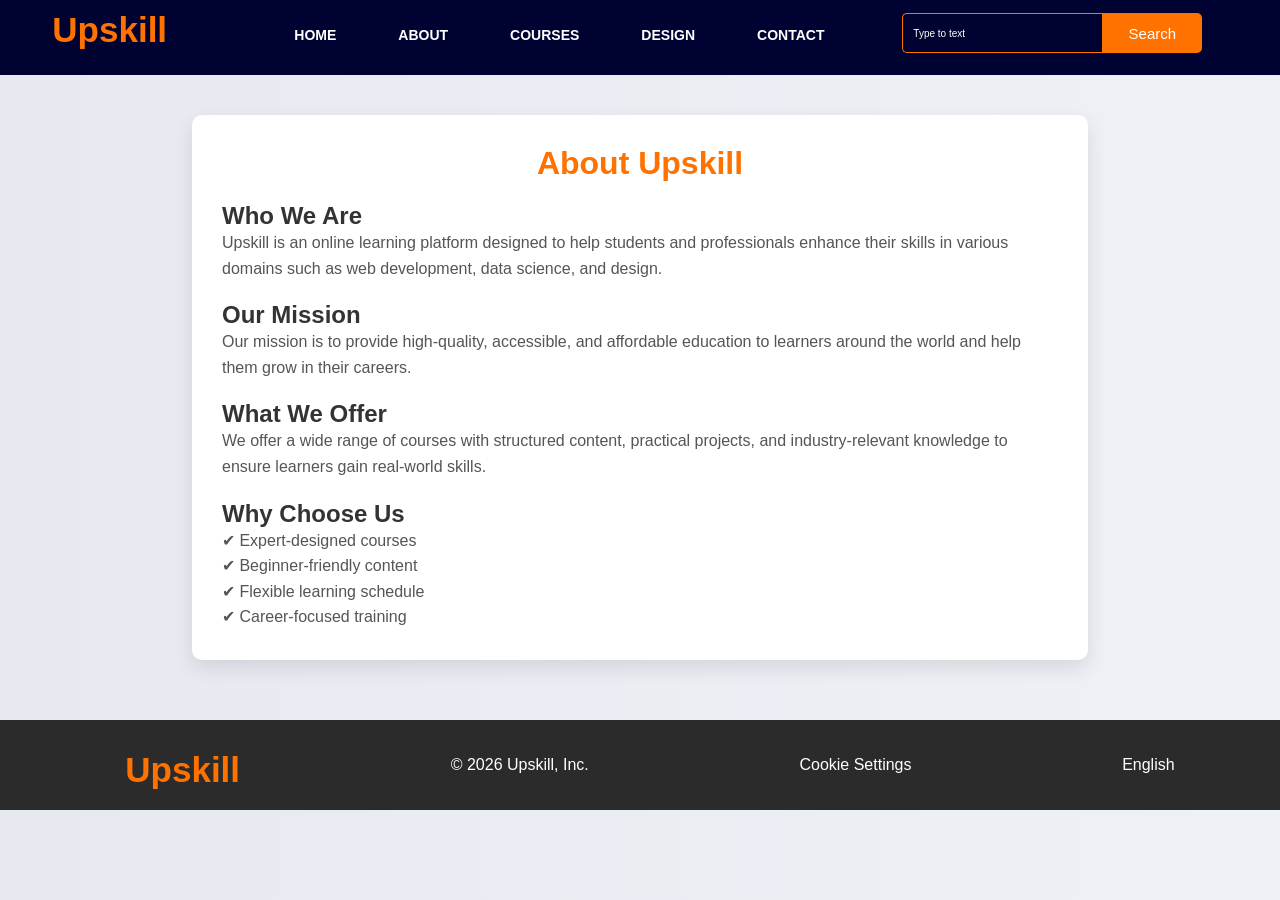
<file: pages/about.html>
<!DOCTYPE html>
<html lang="en">
<head>
    <meta charset="UTF-8">
    <meta name="viewport" content="width=device-width, initial-scale=1.0">
    <title>About Us</title>
    <link rel="stylesheet" href="../styles/style.css">
    <link rel="stylesheet" href="../styles/courses.css">
    <link rel="stylesheet" href="../styles/about.css">
</head>
<body>
    <!-- NAVBAR -->
    <div class="navbar"> 
        <div class="icon"> 
            <h2 class="logo">Upskill</h2> 
        </div> 
        <div class="menu"> 
            <ul> 
                <li><a href="../index.html">HOME</a></li> 
                <li><a href="about.html">ABOUT</a></li> 
                <li><a href="courses.html">COURSES</a></li> 
                <li><a href="design.html">DESIGN</a></li> 
                <li><a href="contact.html">CONTACT</a></li> 
            </ul>
        </div> 
        <div class="search"> 
            <input class="srch" type="search" name="" placeholder="Type to text"> 
            <a href="#"><button class="btn">Search</button></a> 
        </div> 
    </div> 

    <!-- ABOUT -->
    <div class="about-container">
        <h1>About Upskill</h1>

        <h2>Who We Are</h2>
        <p>
            Upskill is an online learning platform designed to help students and professionals 
            enhance their skills in various domains such as web development, data science, and design.
        </p>

        <h2>Our Mission</h2>
        <p>
            Our mission is to provide high-quality, accessible, and affordable education 
            to learners around the world and help them grow in their careers.
        </p>

        <h2>What We Offer</h2>
        <p>
            We offer a wide range of courses with structured content, practical projects, 
            and industry-relevant knowledge to ensure learners gain real-world skills.
        </p>

        <h2>Why Choose Us</h2>
        <p>
            ✔ Expert-designed courses <br>
            ✔ Beginner-friendly content <br>
            ✔ Flexible learning schedule <br>
            ✔ Career-focused training
        </p>

    </div>

    <!-- FOOTER -->
    <footer>
        <h2 class="logo">Upskill</h2> 
        <p>© 2026 Upskill, Inc.</p>
        <p class="cookie">Cookie Settings</p>
        <p class="lang">English</p>
    </footer>
</body>
</html>
</file>
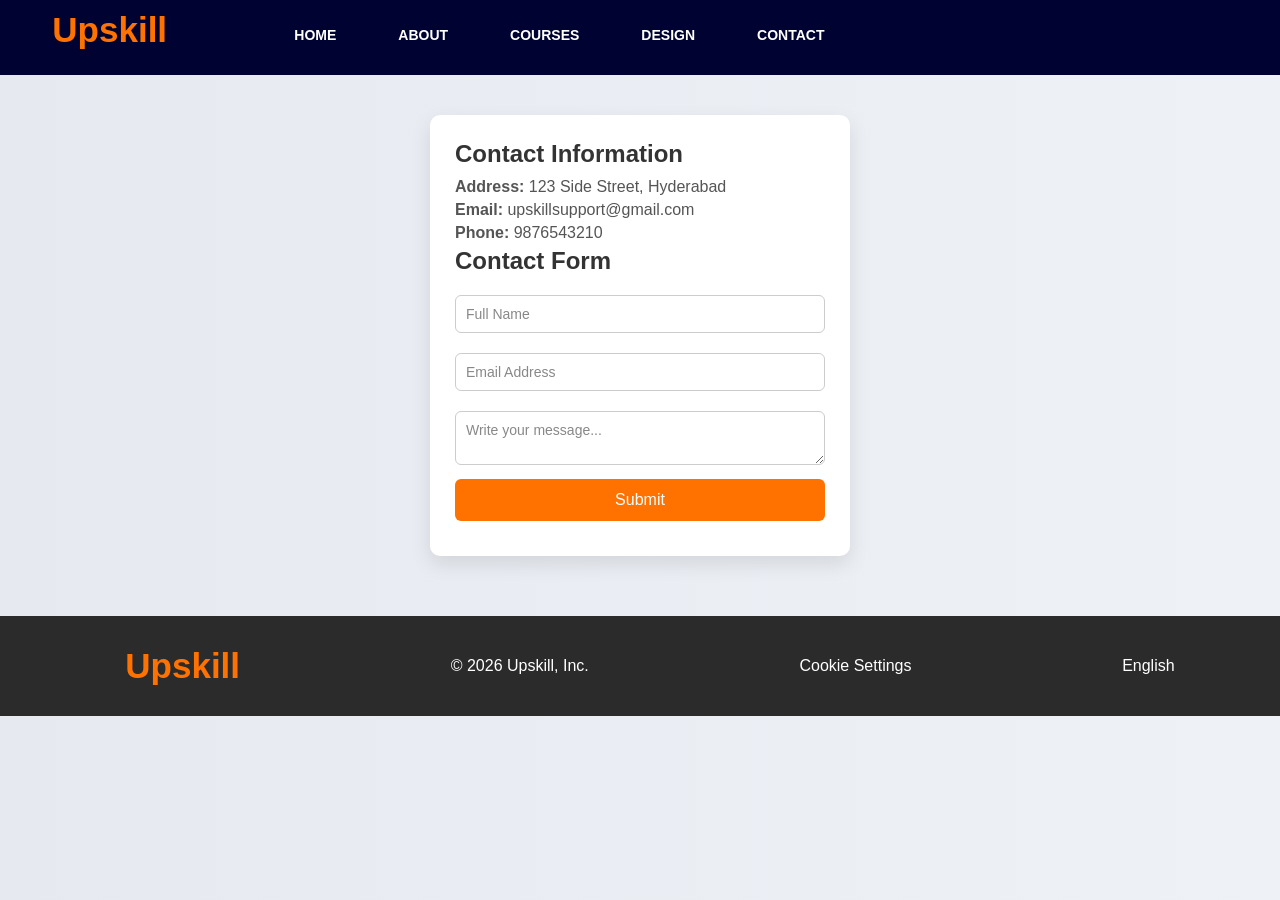
<file: pages/contact.html>
<!DOCTYPE html>
<html>
<head>
    <meta charset="UTF-8"> 
    <meta name="viewport" content="width=device-width, initial-scale=1.0"> 
    <title>Contact Us</title>
    <link rel="stylesheet" href="../styles/style.css">
    <link rel="stylesheet" href="../styles/courses.css">
    <link rel="stylesheet" href="../styles/contact.css">

</head>
<body>
    <div class="navbar"> 
        <div class="icon"> 
            <h2 class="logo">Upskill</h2> 
        </div> 
        <div class="menu"> 
            <ul> 
                <li><a href="../index.html">HOME</a></li> 
                <li><a href="about.html">ABOUT</a></li> 
                <li><a href="courses.html">COURSES</a></li> 
                <li><a href="design.html">DESIGN</a></li> 
                <li><a href="contact.html">CONTACT</a></li> 
            </ul>
        </div> 
    </div> 
    <div class="container">
        <h2>Contact Information</h2>
        <p><b>Address:</b> 123 Side Street, Hyderabad</p>
        <p><b>Email:</b> upskillsupport@gmail.com</p>
        <p><b>Phone:</b> 9876543210</p>

        <h2>Contact Form</h2>

        <input type="text" id="name" placeholder="Full Name">
        <input type="text" id="email" placeholder="Email Address">
        <textarea id="message" placeholder="Write your message..."></textarea>

        <button onclick="submitForm()">Submit</button>
        <p id="error" class="error"></p>
    </div>

    <!-- FOOTER -->
    <footer>
        <h2 class="logo">Upskill</h2> 
        <p>© 2026 Upskill, Inc.</p>
        <p class="cookie">Cookie Settings</p>
        <p class="lang">English</p>
    </footer>

    <script src="../scripts/contact.js"></script>
    </body>
</html>
</file>
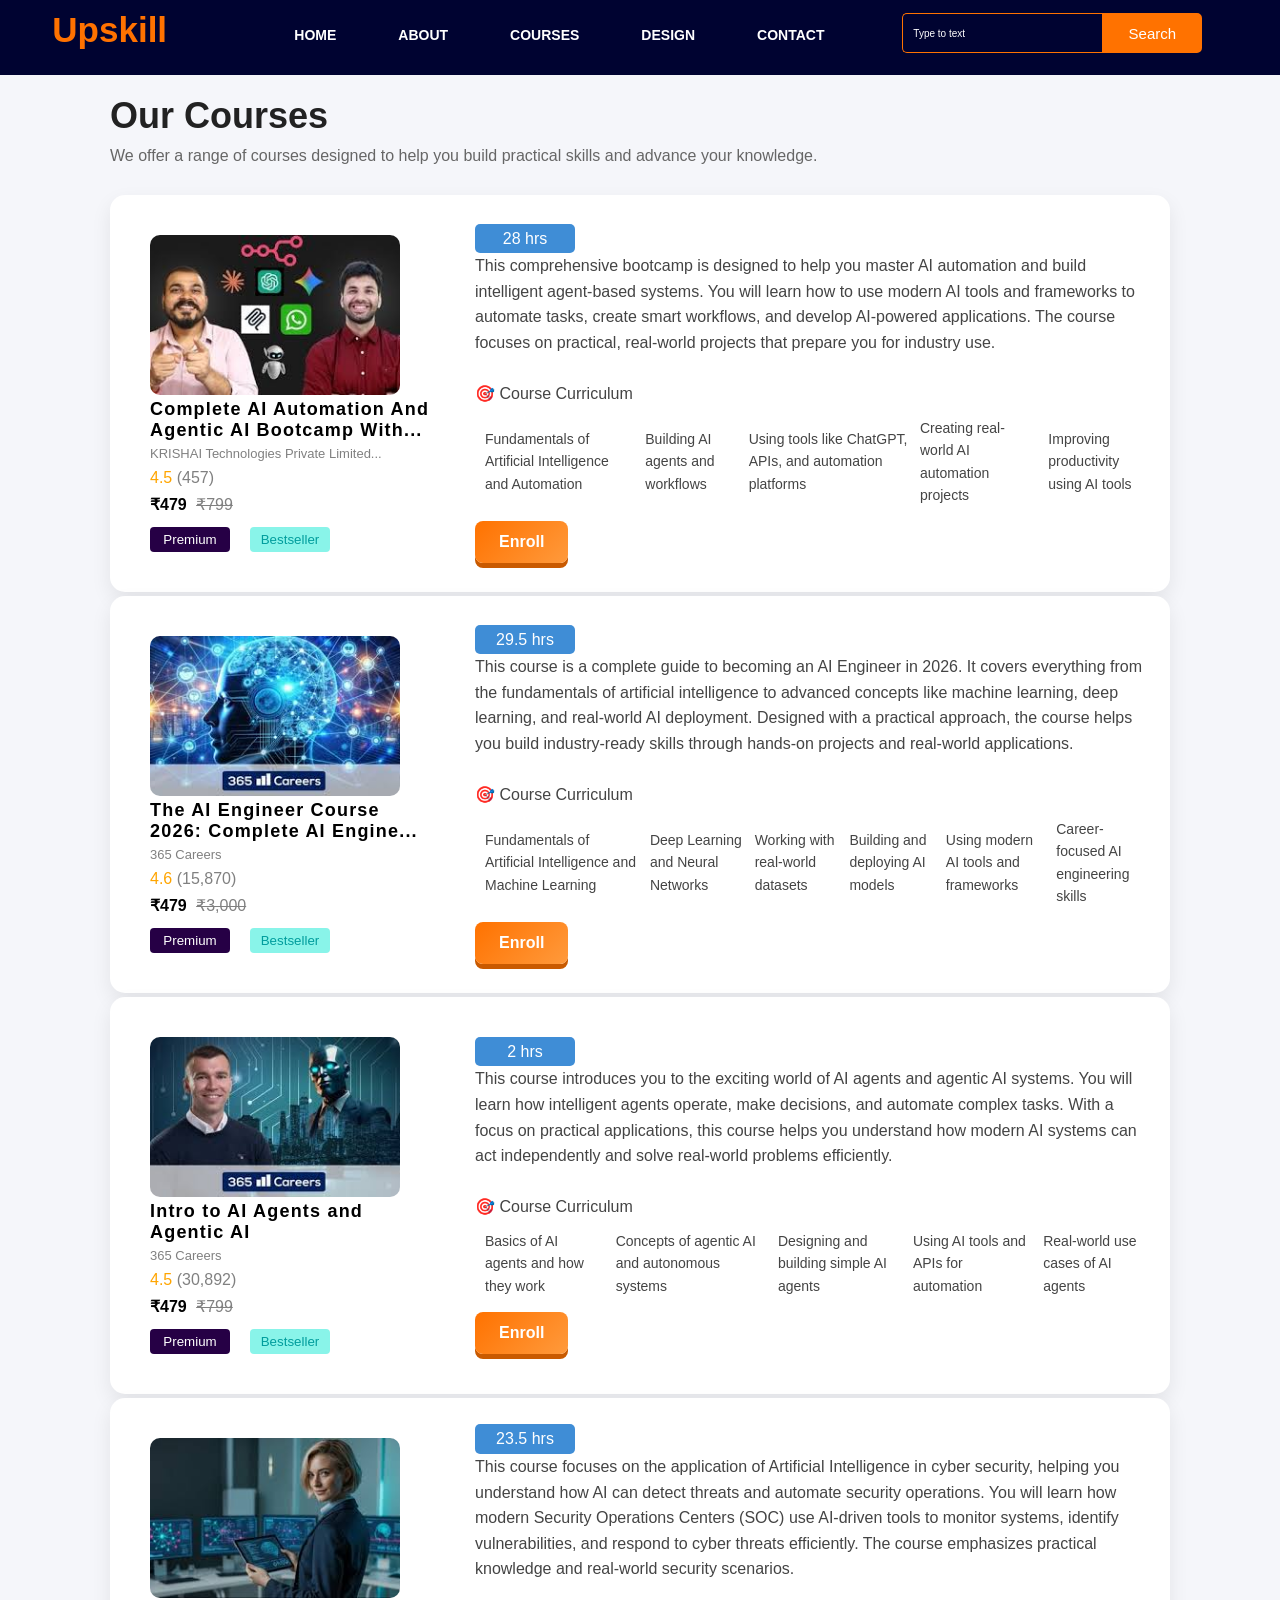
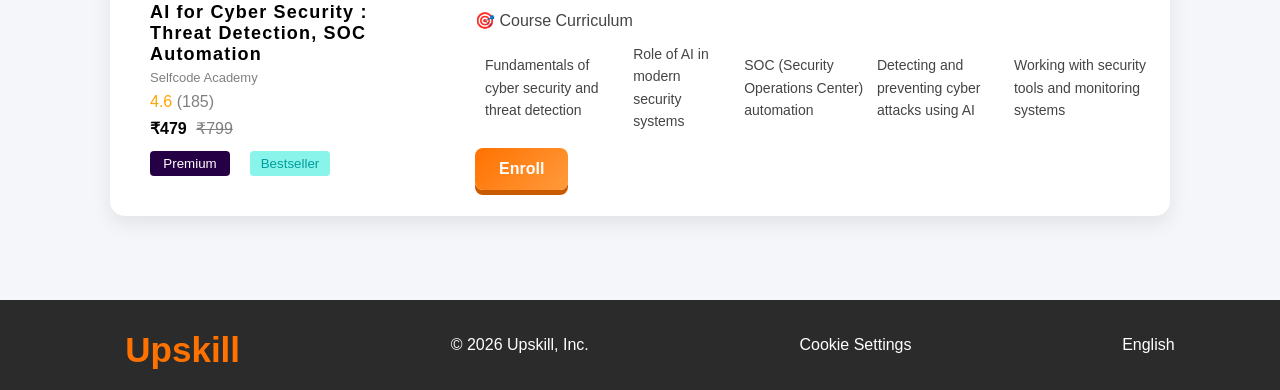
<file: pages/courses.html>
<!DOCTYPE html>
<html lang="en">
<head>
    <meta charset="UTF-8">
    <meta name="viewport" content="width=device-width, initial-scale=1.0">
    <title>Courses</title>
    <link rel="stylesheet" href="../styles/style.css">
    <link rel="stylesheet" href="../styles/courses.css">
</head>
<body>
    <div class="navbar"> 
            <div class="icon"> 
                <h2 class="logo">Upskill</h2> 
            </div> 
            <div class="menu"> 
                <ul> 
                    <li><a href="../index.html">HOME</a></li> 
                    <li><a href="about.html">ABOUT</a></li> 
                    <li><a href="courses.html">COURSES</a></li> 
                    <li><a href="design.html">DESIGN</a></li> 
                    <li><a href="contact.html">CONTACT</a></li> 
                </ul>
            </div> 
            <div class="search"> 
                <input class="srch" type="search" name="" placeholder="Type to text"> 
                <a href="#"><button class="btn">Search</button></a> 
            </div> 
    </div> 
    <div class="course">
        <h2>Our Courses</h2>
        <p class="intro-text">
            We offer a range of courses designed to help you build practical skills and advance your knowledge.
        </p>
        <div class="course-container">
            <div class="course-card" id="course1">
                <div class="course">
                    <div class="img"><img src="../images/s1.jpg" alt=""></div>
                    <div class="course-content">
                        <p class="course-title">Complete AI Automation And <br> Agentic AI Bootcamp With...</p>
                        <p class="source">KRISHAI Technologies Private Limited...</p>
                        <div class="rating">
                            4.5
                            <i class="fa-solid fa-star"></i>         
                            <i class="fa-solid fa-star"></i>      
                            <i class="fa-solid fa-star"></i>
                            <i class="fa-solid fa-star"></i>    
                            <i class="fa-solid fa-star-half-stroke"></i>
                            <span class="raters">(457)</span>
                        </div>
                        <p class="price">₹479 <span class="old-price"><s>₹799</s></span></p>
                        <div class="extra-info">
                            <button class="premium">Premium</button>
                            <button class="bestseller">Bestseller</button>
                        </div>
                    </div>
                </div>
                <div class="info">
                    <div class="duration">28 hrs</div>
                    <p>This comprehensive bootcamp is designed to help you master AI automation and build intelligent agent-based systems. You will learn how to use modern AI tools and frameworks to automate tasks, create smart workflows, and develop AI-powered applications. The course focuses on practical, real-world projects that prepare you for industry use.</p>
                    <br>
                    <p>🎯 Course Curriculum</p>
                    <ul>
                        <li>Fundamentals of Artificial Intelligence and Automation</li>
                        <li>Building AI agents and workflows</li>
                        <li>Using tools like ChatGPT, APIs, and automation platforms</li>
                        <li>Creating real-world AI automation projects</li>
                        <li>Improving productivity using AI tools</li>
                    </ul>
                    <button onclick="enroll_submit()" class="register">Enroll</button>
                    
                </div>
            </div>
            <div class="course-card" id="course2">
                <div class="course">
                    <div class="img"><img src="../images/s2.jpg" alt=""></div>
                    <div class="course-content">
                        <p class="course-title">The AI Engineer Course <br> 2026: Complete AI Engine...</p>
                        <p class="source">365 Careers</p>
                        <p class="rating">
                            4.6
                            <i class="fa-solid fa-star"></i>         
                            <i class="fa-solid fa-star"></i>      
                            <i class="fa-solid fa-star"></i>
                            <i class="fa-solid fa-star"></i>    
                            <i class="fa-solid fa-star-half-stroke"></i>
                            <span class="raters">(15,870)</span>
                        </p>
                        <p class="price">₹479 <span class="old-price"><s>₹3,000</s></span></p>
                        <div class="extra-info">
                            <button class="premium">Premium</button>
                            <button class="bestseller">Bestseller</button>
                        </div>
                    </div>
                </div>
                <div class="info">
                    <div class="duration">29.5 hrs</div>
                    <p>This course is a complete guide to becoming an AI Engineer in 2026. It covers everything from the fundamentals of artificial intelligence to advanced concepts like machine learning, deep learning, and real-world AI deployment. Designed with a practical approach, the course helps you build industry-ready skills through hands-on projects and real-world applications.</p>
                    <br>
                    <p>🎯 Course Curriculum</p>
                    <ul>
                        <li>Fundamentals of Artificial Intelligence and Machine Learning</li>
                        <li>Deep Learning and Neural Networks</li>
                        <li>Working with real-world datasets</li>
                        <li>Building and deploying AI models</li>
                        <li>Using modern AI tools and frameworks</li>
                        <li>Career-focused AI engineering skills</li>
                    </ul>
                    <button onclick="enroll_submit()" class="register">Enroll</button>
                </div>
            </div>
            <div class="course-card" id="course3">
                <div class="course">
                    <div class="img"><img src="../images/s3.jpg" alt=""></div>
                    <div class="course-content">
                        <p class="course-title">Intro to AI Agents and <br>Agentic AI</p>
                        <p class="source">365 Careers</p>
                        <p class="rating">
                            4.5
                            <i class="fa-solid fa-star"></i>         
                            <i class="fa-solid fa-star"></i>      
                            <i class="fa-solid fa-star"></i>
                            <i class="fa-solid fa-star"></i>    
                            <i class="fa-solid fa-star-half-stroke"></i>
                            <span class="raters">(30,892)</span>
                        </p>
                        <p class="price">₹479 <span class="old-price"><s>₹799</s></span></p>
                        <div class="extra-info">
                            <button class="premium">Premium</button>
                            <button class="bestseller">Bestseller</button>
                        </div>
                    </div>
                </div>
                <div class="info">
                    <div class="duration">2 hrs</div>
                    <p>This course introduces you to the exciting world of AI agents and agentic AI systems. You will learn how intelligent agents operate, make decisions, and automate complex tasks. With a focus on practical applications, this course helps you understand how modern AI systems can act independently and solve real-world problems efficiently.</p>
                    <br>
                    <p>🎯 Course Curriculum</p>
                    <ul>
                        <li>Basics of AI agents and how they work</li>
                        <li>Concepts of agentic AI and autonomous systems</li>
                        <li>Designing and building simple AI agents</li>
                        <li>Using AI tools and APIs for automation</li>
                        <li>Real-world use cases of AI agents</li>
                    </ul>
                    <button onclick="enroll_submit()" class="register">Enroll</button>
                </div>
            </div>
            <div class="course-card" id="course4">
                <div class="course">
                    <div class="img"><img src="../images/s4.jpg" alt=""></div>
                    <div class="course-content">
                        <p class="course-title">AI for Cyber Security : Threat Detection, SOC Automation</p>
                        <p class="source">Selfcode Academy</p>
                        <p class="rating">
                            4.6
                            <i class="fa-solid fa-star"></i>         
                            <i class="fa-solid fa-star"></i>      
                            <i class="fa-solid fa-star"></i>
                            <i class="fa-solid fa-star"></i>    
                            <i class="fa-solid fa-star-half-stroke"></i>
                            <span class="raters">(185)</span>
                        </p>
                        <p class="price">₹479 <span class="old-price"><s>₹799</s></span></p>
                        <div class="extra-info">
                            <button class="premium">Premium</button>
                            <button class="bestseller">Bestseller</button>
                        </div>
                    </div>
                </div>
                <div class="info">
                    <div class="duration">23.5 hrs</div>
                    <p>This course focuses on the application of Artificial Intelligence in cyber security, helping you understand how AI can detect threats and automate security operations. You will learn how modern Security Operations Centers (SOC) use AI-driven tools to monitor systems, identify vulnerabilities, and respond to cyber threats efficiently. The course emphasizes practical knowledge and real-world security scenarios.</p>
                    <br>
                    <p>🎯 Course Curriculum</p>
                    <ul>
                        <li>Fundamentals of cyber security and threat detection</li>
                        <li>Role of AI in modern security systems</li>
                        <li>SOC (Security Operations Center) automation</li>
                        <li>Detecting and preventing cyber attacks using AI</li>
                        <li>Working with security tools and monitoring systems</li>
                    </ul>
                    <button onclick="enroll_submit()" class="register">Enroll</button>
                </div>
            </div>
        </div>
    </div>
    
    <div class="enroll-msg">
        <p>Enroll Successfull</p>
    </div>
    <!-- FOOTER -->
    <footer>
        <h2 class="logo">Upskill</h2> 
        <p>© 2026 Upskill, Inc.</p>
        <p class="cookie">Cookie Settings</p>
        <p class="lang">English</p>
    </footer>

    <script src="../scripts/courses.js"></script>
</body>
</html>
</file>
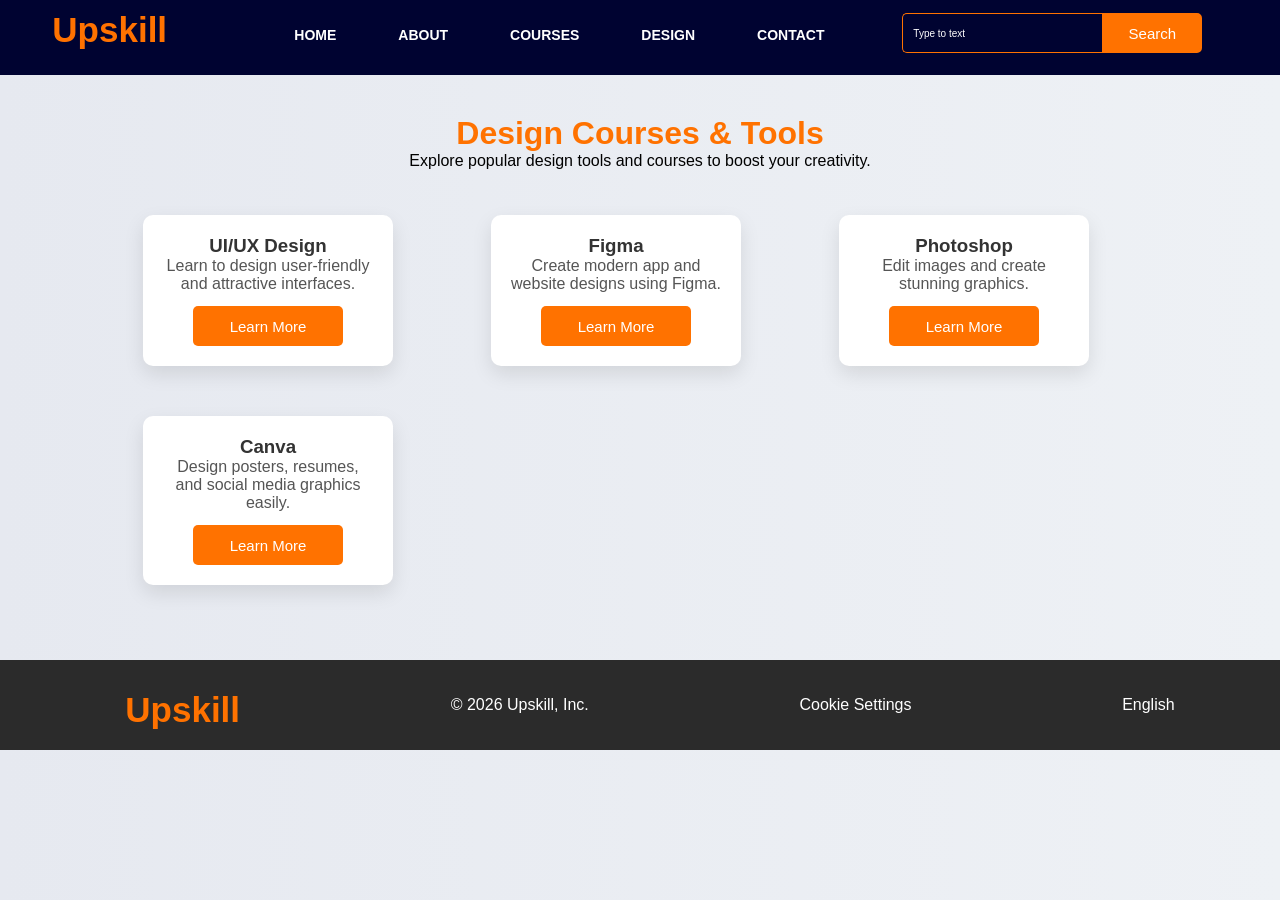
<file: pages/design.html>
<!DOCTYPE html>
<html lang="en">
<head>
    <meta charset="UTF-8">
    <meta name="viewport" content="width=device-width, initial-scale=1.0">
    <title>Design</title>
    <link rel="stylesheet" href="../styles/style.css">
    <link rel="stylesheet" href="../styles/courses.css">
    <link rel="stylesheet" href="../styles/design.css">
</head>
<body>
    <!-- NAVBAR -->
    <div class="navbar"> 
        <div class="icon"> 
            <h2 class="logo">Upskill</h2> 
        </div> 
        <div class="menu"> 
            <ul> 
                <li><a href="../index.html">HOME</a></li> 
                <li><a href="about.html">ABOUT</a></li> 
                <li><a href="courses.html">COURSES</a></li> 
                <li><a href="design.html">DESIGN</a></li> 
                <li><a href="contact.html">CONTACT</a></li> 
            </ul>
        </div> 
        <div class="search"> 
            <input class="srch" type="search" name="" placeholder="Type to text"> 
            <a href="#"><button class="btn">Search</button></a> 
        </div> 
    </div> 

    <div class="design-container">
        <h1>Design Courses & Tools</h1>
        <p>Explore popular design tools and courses to boost your creativity.</p>
        <div class="card-container">
            <div class="card">
                <h3>UI/UX Design</h3>
                <p>Learn to design user-friendly and attractive interfaces.</p>
                <button class="btn">Learn More</button>
            </div>

            <div class="card">
                <h3>Figma</h3>
                <p>Create modern app and website designs using Figma.</p>
                <button class="btn">Learn More</button>
            </div>

            <div class="card">
                <h3>Photoshop</h3>
                <p>Edit images and create stunning graphics.</p>
                <button class="btn">Learn More</button>
            </div>

            <div class="card">
                <h3>Canva</h3>
                <p>Design posters, resumes, and social media graphics easily.</p>
                <button class="btn">Learn More</button>
            </div>

        </div>

    </div>

    <!-- FOOTER -->
    <footer>
        <h2 class="logo">Upskill</h2> 
        <p>© 2026 Upskill, Inc.</p>
        <p class="cookie">Cookie Settings</p>
        <p class="lang">English</p>
    </footer>
</body>
</html>
</file>
<file: styles/style.css>
*{
    margin: 0;
    padding: 0;
    font-family: Arial, sans-serif;
}
html{
    scroll-behavior: smooth;
}
.main{
    width: 100%;
    background: linear-gradient(to top,rgba(0,0,0,0.5)50%,rgba(0,0,0,0.5)50%),url(../images/1.jpg);
    background-position: center;
    background-size:cover;
    height: 109vh;
}
.navbar{
    width: 1200px;
    height: 75px;
    margin: auto;
}
.icon{
    width: 200px;
    float: left;
    height: 70px;
}
.logo{
    color: #ff7200;
    font-size: 35px;
    font-family: Arial;
    padding-left: 20px;
    padding-top: 10px;
}
.menu{
    width: 400px;
    float: left;
    height: 70px;
}
ul{
    float: left;
    display: flex;
    justify-content: center;
    align-items: center;
}
ul li{
    list-style: none;
    margin-left: 62px;
    margin-top: 27px;
    font-size: 14px;
}
ul li a{
    text-decoration: none;
    color: #fff;
    font-family:Arial;
    font-weight: bold;
    transition: 0.4s ease-in-out;
}
ul li a:hover{
    color: #ff7200;
}
.search{
    width: 330px;
    float: left;
    margin-left: 270px;
}
.srch{
    font-family: 'Times New Roman';
    width: 200px;
    height: 40px;
    background: transparent;
    border: 1px solid #ff7200;
    margin-top: 13px;
    color: #fff;
    border-right: none;
    font-size: 10px;
    float: left;
    padding: 10px;
    border-bottom-left-radius: 5px;
    border-top-left-radius: 5px;
}
.btn{
    width: 100px;
    height: 40px;
    background-color: #ff7200;
    margin-top: 13px;
    border: 2px solid #ff7200;
    color: #fff;
    font-size: 15px;
    border-bottom-right-radius: 5px;
    border-top-right-radius: 5px;
}
.btn:focus{
    outline:none;
}
.srch:focus{
    outline:none;
}
.content{
    width: 1200px;
    height: auto;
    margin: auto;
    color: #fff;
    position: relative;
}
.content .par{
    padding-left: 20px;
    padding-bottom: 25px;
    font-family: Arial;
    letter-spacing: 1.2px;
    line-height: 30px;
}
.content h1{
    font-family: 'Times New Roman';
    font-size: 50px;
    padding-left: 20px;
    margin-top: 4%;
    letter-spacing: 2px;
}
.content .cn{
    width: 160px;
    height: 40px;
    background: #ff7200;
    border: none;
    margin-bottom: 10px;
    margin-left: 20px;
    font-size: 18px;
    border-radius: 10px;
    cursor: pointer;
    transition: .4s ease;
    text-decoration: none;
    color: #000;
}
.cn:hover{
    background-color: #fff;
}
.content span{
    color: #ff7200;
    font-size: 60px;
}
.form{
    width: 250px;
    background: linear-gradient(to top,rgba(0,0,0,0.8)50%,rgba(0,0,0,0.8)50%);
    position: absolute;
    top: -30px;
    left: 870px;
    border: 10px;
    padding: 9px 25px;
}
.form h2{
    width: 220px;
    font-family: sans-serif;
    text-align: center;
    color: #ff7200;
    font-size: 22px;
    background-color: #fff;
    border-radius: 10px;
    margin: 2px;
    padding: 8px;
}
.form input{
    width: 240px;
    height: 35px;
    background: transparent;
    border-bottom: 1px solid #ff7200;
    border-top: none;
    border-right: none;
    border-left: none;
    color: #fff;
    font-size: 15px;
    letter-spacing: 1px;
    margin-top: 30px;
    font-family: sans-serif;
}
.form input:focus{
    outline: none;
}
::placeholder{
    color: #fff;
    font-family: Arial;
}
.form .error{
    font-size: 13px;
}
.btnn{
    width: 240px;
    height: 40px;
    background: #ff7200;
    border: none;
    margin-top: 30px;
    font-size: 18px;
    border-radius: 10px;
    cursor: pointer;
    color: #fff;
    transition: 0.4s ease;
}
.btnn:hover{
    background-color: #fff;
    color: #ff7200;
}
.btnn a{
    text-decoration: none;
    color:#000;
    font-weight: bold;
}
.form .link{
    font-family: Arial, Helvetica, sans-serif;
    font-size: 17px;
    padding-top: 20px;
    text-align: center;
}
.form .link a{
    text-decoration: none;
    color: #ff7200;
}
.liw{
    padding-top: 15px;
    padding-bottom: 10px;
    text-align: center;
}
.icons a{
    text-decoration: none;
    color: #fff;
}
.icons ion-icon{
    color: #fff;
    font-size: 30px;
    padding-left: 14px;
    padding-top: 5px;
    transition: 0.3s ease;
}
.icon ion-icon:hover{
    color: #ff7200;
}

.heading{
    font-size: 20px;
    padding:20px 10px;
    font-family: Arial, Helvetica, sans-serif;
}

.heading a{
    color: purple;
}

.courses{
    display: flex;
}
.courses a{
    text-decoration:none;
}
.course{
    margin: 10px;
}
.course img{
    width: 100%;
}
.course-content .course-title{
    letter-spacing: 1.2px;
    font-weight: bold;
    font-family: Arial, Helvetica, sans-serif;
    font-size: 18px;
    color: black;
}
.course-content .source{
    font-family:'Lucida Sans', 'Lucida Sans Regular', 'Lucida Grande', 'Lucida Sans Unicode', Geneva, Verdana, sans-serif;
    color: gray;
    margin-top: 5px;
    font-size: 13px;
}

.rating{
    margin-top: 8px;
    color: orange;
}
.rating i {
  color: orange !important;
  font-size: 12px;
}
.rating .raters{
    color: gray;
}
.price{
    margin-top: 8px;
    font-weight: bold;
    color: black;
}
.price .old-price{
    margin-left: 5px;
    font-weight: 400;
    color: gray;
}
.extra-info{
    margin-top: 13px;
    display: flex;
    justify-content: space-between;
}
.extra-info .premium{
    background-color: rgb(38, 0, 69);
    color: white;
    width: 80px;
    height: 25px;
    border: none;
    border-radius: 4px;
}
.extra-info .bestseller{
    background-color: rgb(137, 244, 233);
    color: rgb(0, 157, 157);
    border: none;
    width: 80px;
    height: 25px;
    margin-right: 100px;
    border-radius: 4px;
}

.login-msg{
    position: fixed;
    right:15px;
    top: 500px;
    background-color: rgb(189, 248, 169);
    width: 150px;
    padding: 5px 7px;
    text-align: center;
    font-weight: bold;
    color: green;
    border-radius: 7px;
    visibility: hidden;
}

footer{
    color: white;
    padding: 20px 0px;
    display: flex;
    justify-content: space-around;
    align-items: center;
    margin-top: 60px;
    background-color: rgb(43, 43, 43);
}
footer .cookie:hover{
    cursor: pointer;
    text-decoration: underline;
}
footer .lang{
    cursor: pointer;
}
</file>
<file: styles/courses.css>
* {
    margin: 0;
    padding: 0;
    box-sizing: border-box;
}

body {
    font-family: Arial, sans-serif;
    background-color: #f5f6fa;
}
.navbar{
    width: 100%;
    padding: 0px 32.33px;
    background-color:rgb(0, 3, 49);
}

.course {
    padding: 20px 20px;
    max-width: 1100px;
    margin: auto;
}

.course h2 {
    font-size: 36px;
    margin-bottom: 10px;
    color: #222;
}

.intro-text {
    color: #666;
    margin-bottom: 30px;
}

.course-card {
    display: flex;
    gap: 25px;
    background: white;
    padding: 20px;
    border-radius: 15px;
    box-shadow: 0 8px 20px rgba(0,0,0,0.08);
    transition: 0.3s;
    align-items: center;
    margin-bottom: 4px;
}

.img img {
    width: 250px;
    height: 160px;
    object-fit: cover;
    border-radius: 10px;
}

.course .extra-info{
    gap: 20px;
}

.info {
    color: #444;
    line-height: 1.6;
}
.info .duration{
    padding: 2px 0px;
    background-color: rgb(63, 141, 214);
    color: white;
    width: 100px;
    text-align: center;
    border-radius: 5px;
}
.info ul li{
    margin-left: 10px;
    margin-right: 2px;
    margin-top: 10px;
}
.register {
    margin-top: 15px;
    padding: 12px 24px;
    background: linear-gradient(135deg, #ff7200, #ff9a3c);
    color: white;
    border: none;
    border-radius: 8px;
    font-size: 16px;
    font-weight: bold;
    text-align: center;
    align-self: flex-start;
    box-shadow: 0 5px 0 #c95a00;
    transition: all 0.2s ease;
    cursor: pointer;
}
.register:hover {
    transform: translateY(-3px);
    box-shadow: 0 8px 0 #c95a00;
}
.register:active {
    transform: translateY(2px);
    box-shadow: 0 2px 0 #c95a00;
}

.enroll-msg{
    position: fixed;
    right:15px;
    top: 500px;
    background-color: rgb(189, 248, 169);
    width: 200px;
    padding: 5px 7px;
    text-align: center;
    font-weight: bold;
    color: green;
    border-radius: 7px;
    visibility: hidden;
}

footer p{
    color: white;
}
</file>
<file: styles/about.css>
body {
    font-family: Arial, sans-serif;
    background: linear-gradient(to right, #e6e9f0, #eef1f5);
    margin: 0;
}

.about-container {
    width: 70%;
    margin: 40px auto;
    background: white;
    padding: 30px;
    border-radius: 10px;
    box-shadow: 0 8px 20px rgba(0,0,0,0.1);
}

h1 {
    text-align: center;
    color: #ff7200;
}

.about-container h2 {
    margin-top: 20px;
    color: #333;
}

p {
    color: #555;
    line-height: 1.6;
}
</file>
<file: styles/contact.css>
body {
    font-family: Arial, sans-serif;
    background: linear-gradient(to right, #e6e9f0, #eef1f5);
    margin: 0;
}

.container {
    width: 420px;
    margin: 40px auto;
    background: #fff;
    padding: 25px;
    border-radius: 10px;
    box-shadow: 0 8px 20px rgba(0,0,0,0.1);
}

h2 {
    margin-bottom: 10px;
    color: #333;
}

p {
    margin: 5px 0;
    color: #555;
}

input, textarea {
    width: 100%;
    margin: 10px 0;
    padding: 10px;
    border: 1px solid #ccc;
    border-radius: 6px;
    font-size: 14px;
    transition: 0.3s;
}
::placeholder {
    color: #888;
    opacity: 1;
}

input:focus, textarea:focus {
    border-color: #ff7200;
    outline: none;
    box-shadow: 0 0 5px rgba(255,114,0,0.5);
}

button {
    width: 100%;
    padding: 12px;
    background: #ff7200;
    color: white;
    border: none;
    border-radius: 6px;
    font-size: 16px;
    cursor: pointer;
    transition: 0.3s;
}

button:hover {
    background: #e65c00;
}


.error {
    margin-top: 10px;
    font-size: 14px;
}
</file>
<file: styles/design.css>
body {
    font-family: Arial, sans-serif;
    background: linear-gradient(to right, #e6e9f0, #eef1f5);
    margin: 0;
}

.design-container {
    width: 80%;
    margin: 40px auto;
    text-align: center;
}

h1 {
    color: #ff7200;
}

.card-container {
    display: grid;
    grid-template-columns: repeat(auto-fit, minmax(250px, 1fr));
    gap: 20px;
    margin-top: 30px;

}

.card {
    background: white;
    width: 250px;
    padding: 20px;
    margin: 15px;
    border-radius: 10px;
    box-shadow: 0 8px 20px rgba(0,0,0,0.1);
    transition: 0.3s;
}

.card:hover {
    transform: translateY(-10px);
}

.card h3 {
    color: #333;
}

.card p {
    color: #555;
}

.card .btn {
    background: #ff7200;
    color: white;
    padding: 8px 15px;
    border: none;
    border-radius: 5px;
    cursor: pointer;
    width: 150px;
}

.btn:hover {
    background: #e65c00;
}
</file>
